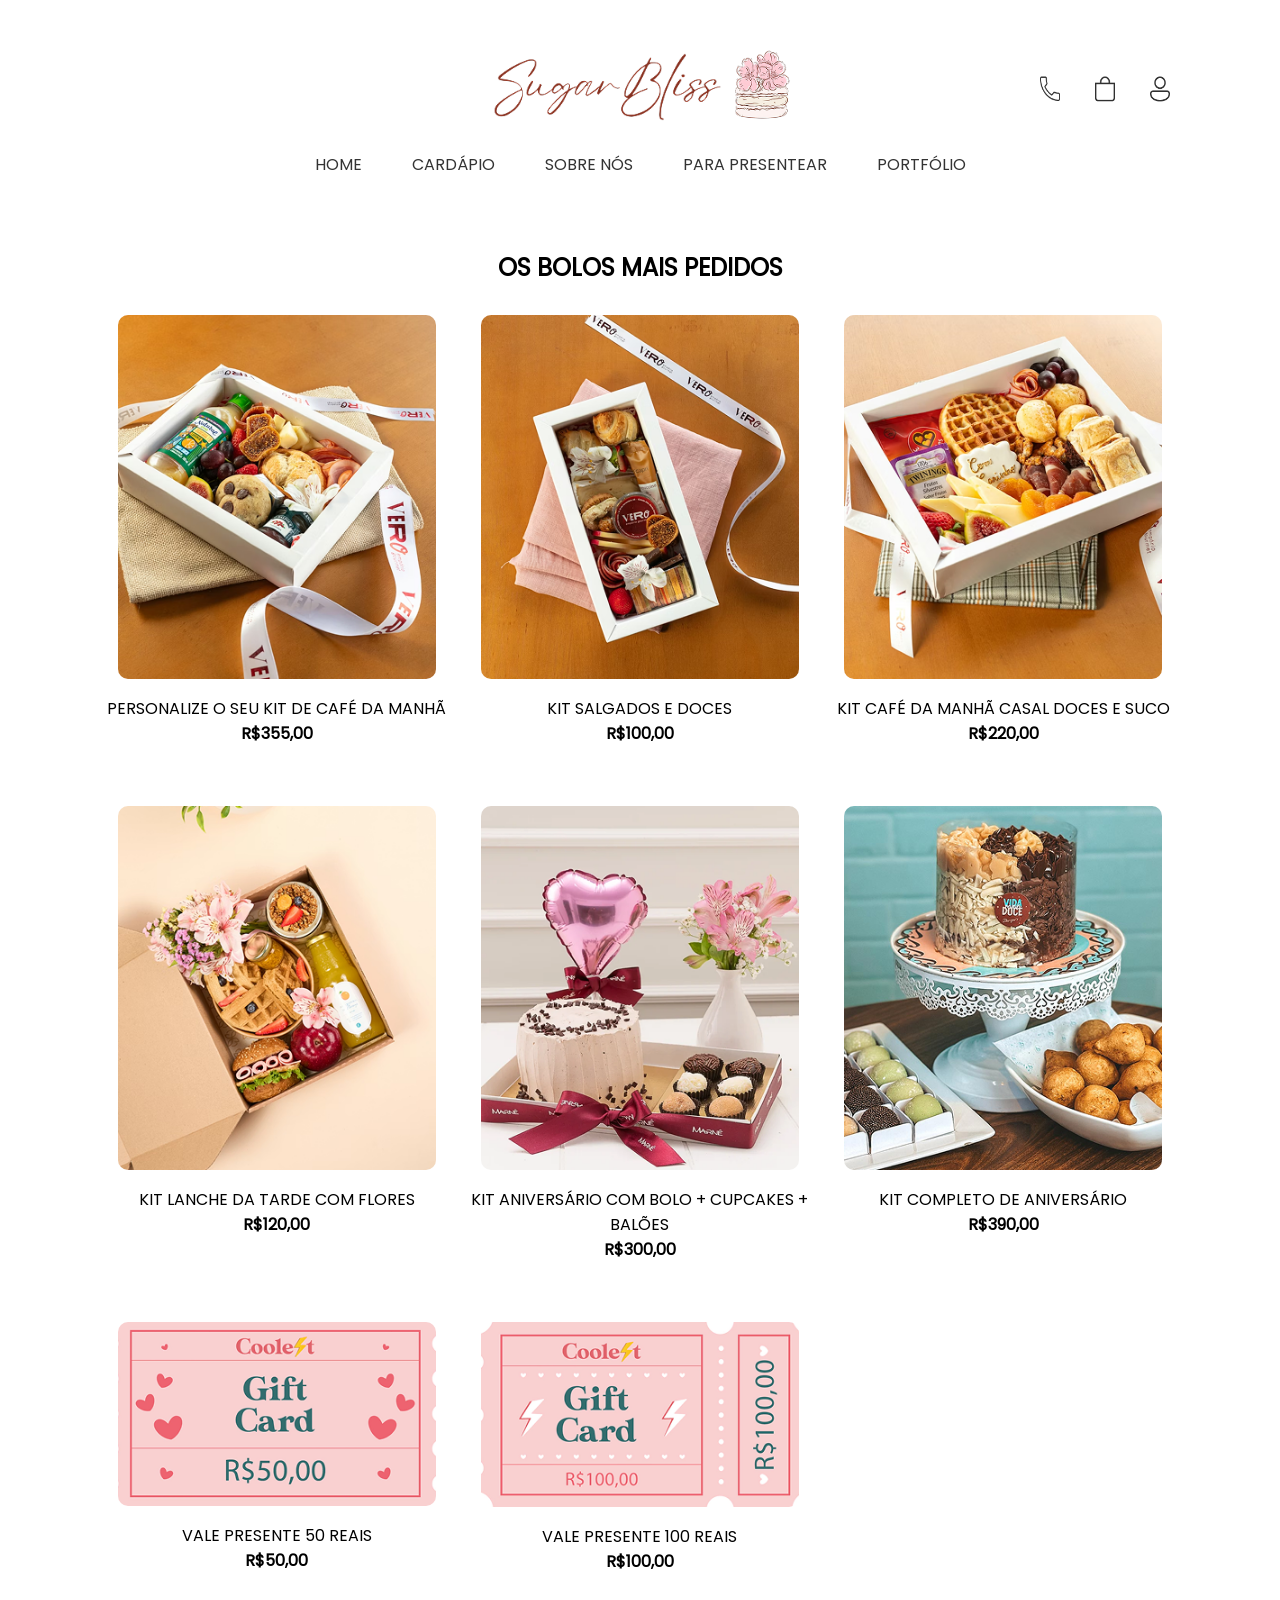
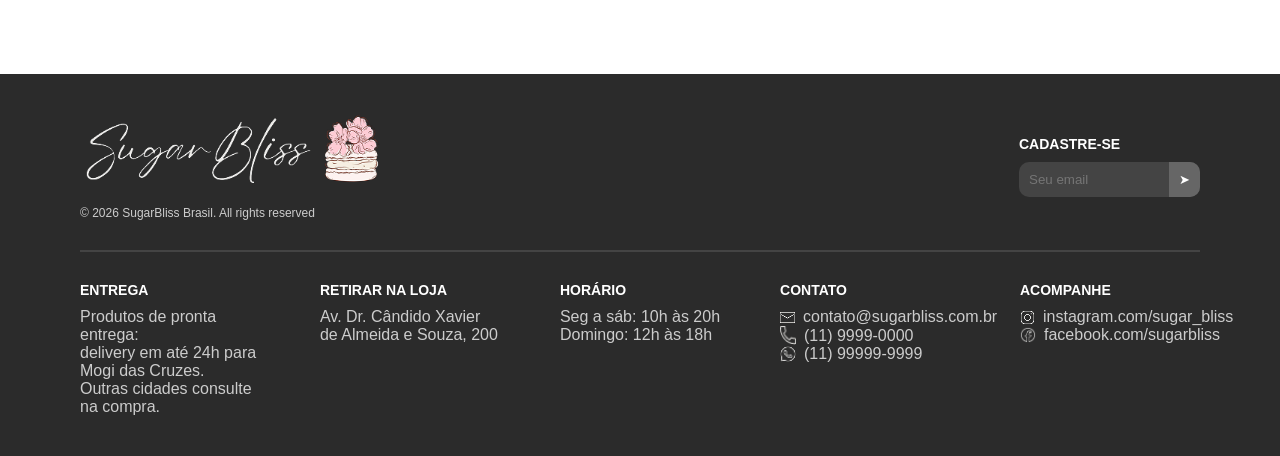
<file: para_presentear.html>
<!DOCTYPE html>
<html lang="pt-br">
<head>
    <meta charset="UTF-8">
    <meta name="viewport" content="width=device-width, initial-scale=1.0">
    <link rel="stylesheet" href="./css/style.css">
    <link rel="icon" href="img/logo_bolo.png">
    <title>Sugar Bliss</title>
</head>
<body>
    <header>
        <div class="top-header">
            <figure class="logo">
                <img src="img/logo.png" alt="Logo Sugar Bliss">
            </figure>


            <div class="icons">
                <img src="img/telefone.png" alt="Telefone">
                <img src="img/carrinho.png" alt="Carrinho">
                <img src="img/user.png" alt="Usuário">
            </div>

            <div class="menu-toggle">☰</div>
        </div>

        <nav class="menu">
            <ul>
                 <li><a href="index.html">HOME</a></li>
                <li><a href="cardapio_bebidas.html">CARDÁPIO</a></li>
                <li><a href="visao.html">SOBRE NÓS</a></li>
                <li><a href="para_presentear.html">PARA PRESENTEAR</a></li>
                <li><a href="portfolio.html">PORTFÓLIO</a></li>
            </ul>
        </nav>
    </header>

    <section class="cestas">
        <h2>OS BOLOS MAIS PEDIDOS</h2>

        <div class="grid-cestas">

            <a href="personalize.html"><figure>
                <div class="card">
                    <img src="img/personalize.png">
                </div>
                <figcaption>
                    PERSONALIZE O SEU KIT DE CAFÉ DA MANHÃ <br>
                    <strong>R$355,00</strong>
                </figcaption>
            </figure></a>

            <figure>
                <div class="card">
                    <img src="img/kit_salgados.png">
                </div>
                <figcaption>
                    KIT SALGADOS E DOCES <br>
                    <strong>R$100,00</strong>
                </figcaption>
            </figure>

            <figure>
                <div class="card">
                    <img src="img/kit_cafe.png">
                </div>
                <figcaption>
                    KIT CAFÉ DA MANHÃ CASAL DOCES E SUCO <br>
                    <strong>R$220,00</strong>
                </figcaption>
            </figure>

            <figure>
                <div class="card">
                    <img src="img/kit_lanche.png">
                </div>
                <figcaption>
                    KIT LANCHE DA TARDE COM FLORES <br>
                    <strong>R$120,00</strong>
                </figcaption>
            </figure>

            <figure>
                <div class="card">
                    <img src="img/kit_aniversario.png">
                </div>
                <figcaption>
                    KIT ANIVERSÁRIO COM BOLO + CUPCAKES + BALÕES <br>
                    <strong>R$300,00</strong>
                </figcaption>
            </figure>

            <figure>
                <div class="card">
                    <img src="img/kit_completo.png">
                </div>
                <figcaption>
                    KIT COMPLETO DE ANIVERSÁRIO <br>
                    <strong>R$390,00</strong>
                </figcaption>
            </figure>

            <figure>
                <div class="card">
                    <img src="img/vale50.png">
                </div>
                <figcaption>
                    VALE PRESENTE 50 REAIS <br>
                    <strong>R$50,00</strong>
                </figcaption>
            </figure>

            <figure>
                <div class="card">
                    <img src="img/vale100.png">
                </div>
                <figcaption>
                    VALE PRESENTE 100 REAIS <br>
                    <strong>R$100,00</strong>
                </figcaption>
            </figure>

        </div>
    </section>

    <footer class="rodape">

        <div class="topo-rodape">

            <div class="logo-area">
                <img src="img/logo_branca.png" alt="Logo">
                <p>© 2026 SugarBliss Brasil. All rights reserved</p>
            </div>

            <div class="cadastro">
                <h3>CADASTRE-SE</h3>
                <div class="input-cadastro">
                    <input type="email" id="email" placeholder="Seu email">
                    <button onclick="cadastrar()">➤</button>
                </div>
            </div>

        </div>

        <hr>
        <div class="conteudo-rodape">

            <div class="coluna">
                <h3>ENTREGA</h3>
                <p>Produtos de pronta entrega:</p>
                <p>delivery em até 24h para Mogi das Cruzes.</p>
                <p>Outras cidades consulte na compra.</p>
            </div>

            <div class="coluna">
                <h3>RETIRAR NA LOJA</h3>
                <p>Av. Dr. Cândido Xavier de Almeida e Souza, 200</p>
            </div>

            <div class="coluna">
                <h3>HORÁRIO</h3>
                <p>Seg a sáb: 10h às 20h</p>
                <p>Domingo: 12h às 18h</p>
            </div>

            <div class="coluna">
                <h3>CONTATO</h3>
                <p><img src="img/email_b.png"> contato@sugarbliss.com.br</p>
                <p><img src="img/telefone_b.png"> (11) 9999-0000</p>
                <p><img src="img/whatsapp_b.png"> (11) 99999-9999</p>

            </div>

            <div class="coluna">
                <h3>ACOMPANHE</h3>
                <p><img src="img/insta_b.png"> instagram.com/sugar_bliss</p>
                <p><img src="img/facebook.png"> facebook.com/sugarbliss</p>
            </div>

        </div>

    </footer>

    <script src="/js/script.js"></script>
</body>
</html>
</file>
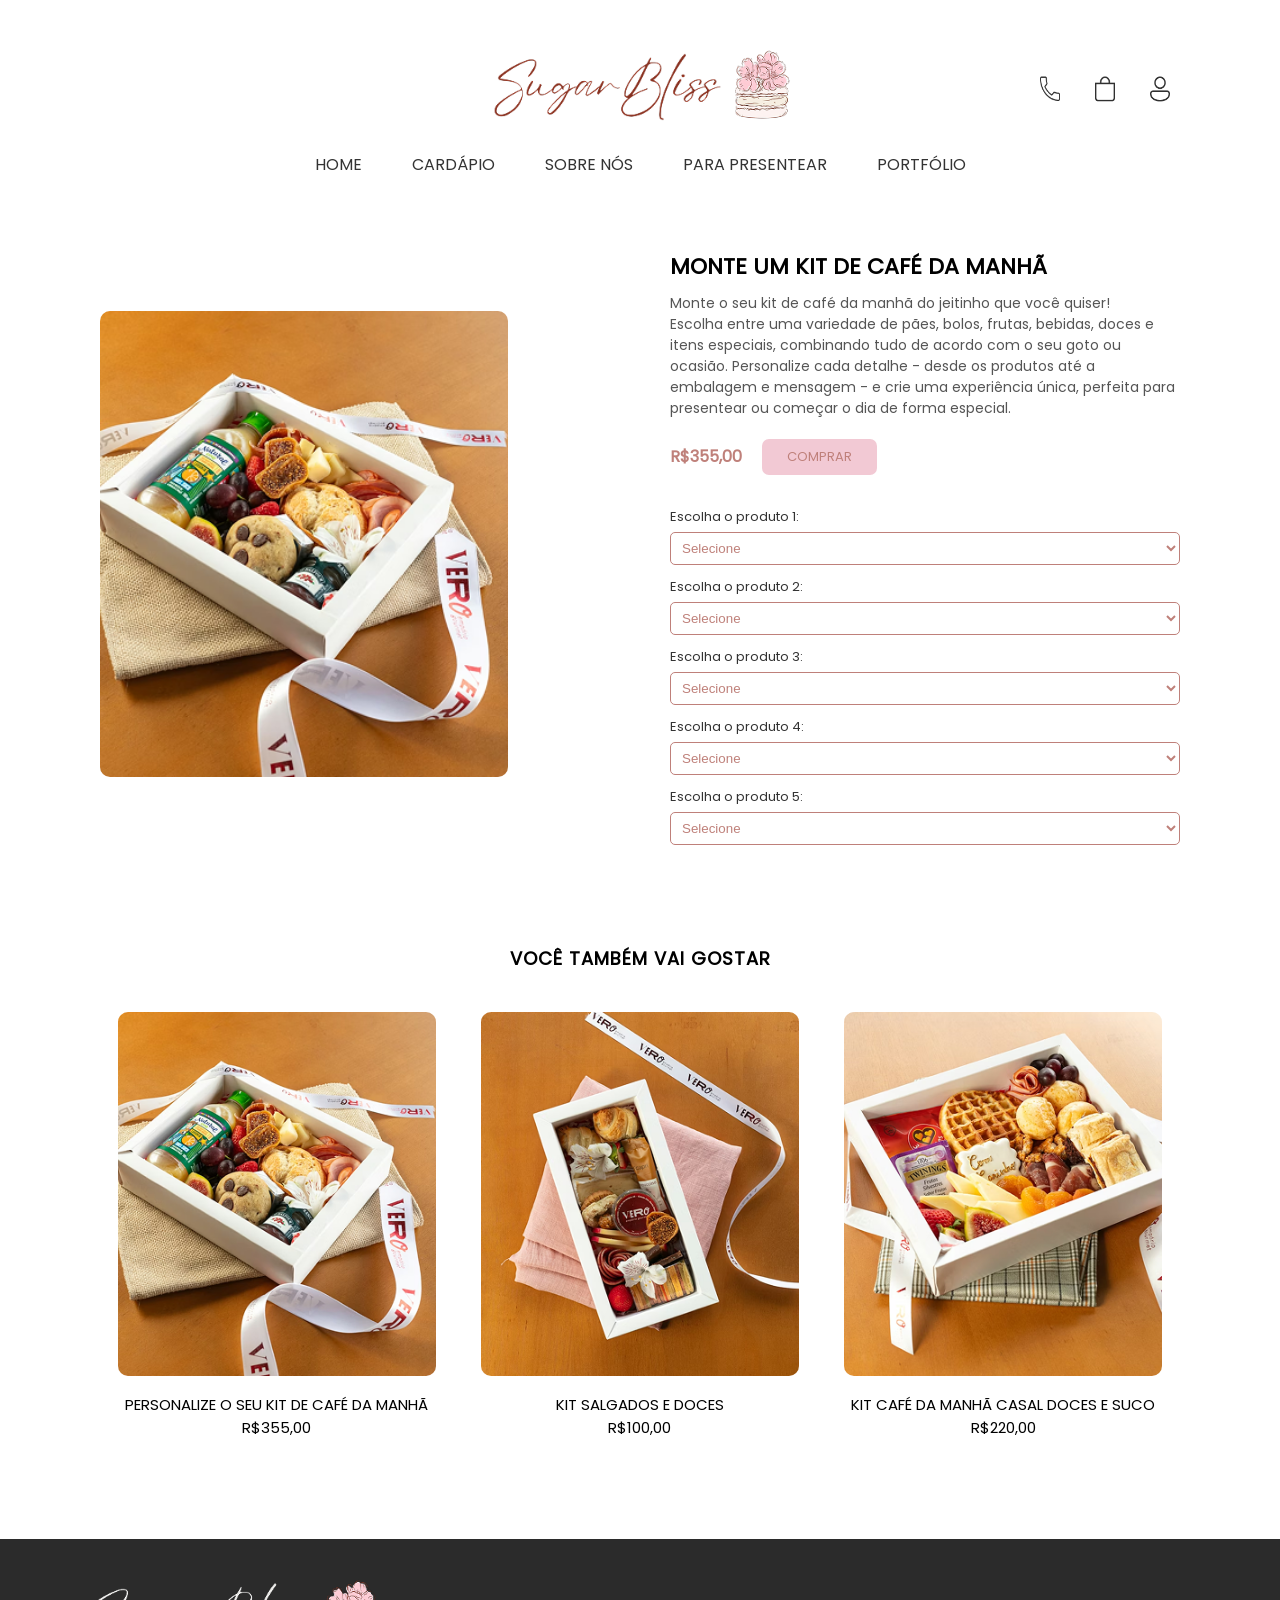
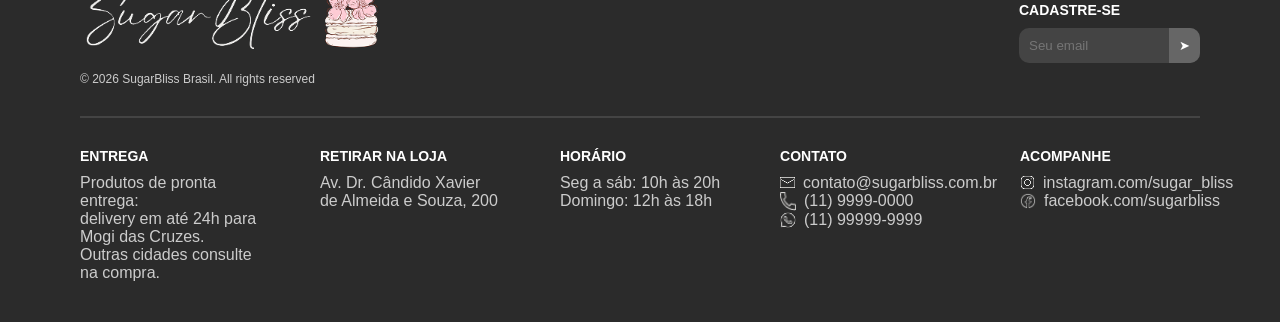
<file: personalize.html>
<!DOCTYPE html>
<html lang="pt-br">
<head>
    <meta charset="UTF-8">
    <meta name="viewport" content="width=
    , initial-scale=1.0">
    <link rel="stylesheet" href="css/style.css">
    <link rel="icon" href="img/logo_bolo.png">
    <title>Sugar Bliss</title>
</head>
<body>
    <header>
        <div class="top-header">
            <figure class="logo">
                <img src="img/logo.png" alt="Logo Sugar Bliss">
            </figure>


            <div class="icons">
                <img src="img/telefone.png" alt="Telefone">
                <img src="img/carrinho.png" alt="Carrinho">
                <img src="img/user.png" alt="Usuário">
            </div>

            <div class="menu-toggle">☰</div>
        </div>

        <nav class="menu">
            <ul>
                <li><a href="index.html">HOME</a></li>
                <li><a href="cardapio_bebidas.html">CARDÁPIO</a></li>
                <li><a href="visao.html">SOBRE NÓS</a></li>
                <li><a href="para_presentear.html">PARA PRESENTEAR</a></li>
                <li><a href="portfolio.html">PORTFÓLIO</a></li>
            </ul>
        </nav>
    </header>

    <section class="conteudo">
        <div class="esquerda_conteudo">
            <img src="img/personalize.png" alt="Kit para personalizar">
        </div>

        <div class="direita_conteudo">
            <h2>MONTE UM KIT DE CAFÉ DA MANHÃ</h2>
            <p>Monte o seu kit de café da manhã do jeitinho que você quiser! <br>
            Escolha entre uma variedade de pães, bolos, frutas, bebidas, doces e itens especiais, combinando tudo de acordo com o seu goto ou ocasião. Personalize cada detalhe - desde os produtos até a embalagem e mensagem - e crie uma experiência única, perfeita para presentear ou começar o dia de forma especial.</p>

            <div class="comprar_conteudo">
                <p>R$355,00</p>
                <a href="">COMPRAR</a>
            </div>

            <div class="form-personalizar">

    <label>Escolha o produto 1:</label>
    <select class="opcao">
        <option value="">Selecione</option>
        <option value="pao">Pão</option>
        <option value="bolo">Bolo</option>
    </select>

    <label>Escolha o produto 2:</label>
    <select class="opcao">
        <option value="">Selecione</option>
        <option value="suco">Suco</option>
        <option value="cafe">Café</option>
    </select>

    <label>Escolha o produto 3:</label>
    <select class="opcao">
        <option value="">Selecione</option>
        <option value="fruta">Fruta</option>
        <option value="iogurte">Iogurte</option>
    </select>

    <label>Escolha o produto 4:</label>
    <select class="opcao">
        <option value="">Selecione</option>
        <option value="doce">Doce</option>
        <option value="salgado">Salgado</option>
    </select>

    <label>Escolha o produto 5:</label>
    <select class="opcao">
        <option value="">Selecione</option>
        <option value="flor">Flor</option>
        <option value="cartao">Cartão</option>
    </select>

</div>
        </div>
    </section>

    <section class="sugestoes">

    <h2>VOCÊ TAMBÉM VAI GOSTAR</h2>

    <div class="grid-sugestoes">

        <figure>
            <img src="./img/personalize.png" alt="Kit de doces">
            <figcaption>
                PERSONALIZE O SEU KIT DE CAFÉ DA MANHÃ<br>
                R$355,00
            </figcaption>
        </figure>

        <figure>
            <img src="./img/kit_salgados.png" alt="Kit Salgados">
            <figcaption>
                KIT SALGADOS E DOCES<br>
                R$100,00
            </figcaption>
        </figure>

        <figure>
            <img src="./img/kit_cafe.png" alt="Kit café">
            <figcaption>
                KIT CAFÉ DA MANHÃ CASAL DOCES E SUCO<br>
                R$220,00
            </figcaption>
        </figure>

    </div>

</section>

    <footer class="rodape">

        <div class="topo-rodape">

            <div class="logo-area">
                <img src="img/logo_branca.png" alt="Logo">
                <p>© 2026 SugarBliss Brasil. All rights reserved</p>
            </div>

            <div class="cadastro">
                <h3>CADASTRE-SE</h3>
                <div class="input-cadastro">
                    <input type="email" id="email" placeholder="Seu email">
                    <button onclick="cadastrar()">➤</button>
                </div>
            </div>

        </div>

        <hr>
        <div class="conteudo-rodape">

            <div class="coluna">
                <h3>ENTREGA</h3>
                <p>Produtos de pronta entrega:</p>
                <p>delivery em até 24h para Mogi das Cruzes.</p>
                <p>Outras cidades consulte na compra.</p>
            </div>

            <div class="coluna">
                <h3>RETIRAR NA LOJA</h3>
                <p>Av. Dr. Cândido Xavier de Almeida e Souza, 200</p>
            </div>

            <div class="coluna">
                <h3>HORÁRIO</h3>
                <p>Seg a sáb: 10h às 20h</p>
                <p>Domingo: 12h às 18h</p>
            </div>

            <div class="coluna">
                <h3>CONTATO</h3>
                <p><img src="img/email_b.png"> contato@sugarbliss.com.br</p>
                <p><img src="img/telefone_b.png"> (11) 9999-0000</p>
                <p><img src="img/whatsapp_b.png"> (11) 99999-9999</p>

            </div>

            <div class="coluna">
                <h3>ACOMPANHE</h3>
                <p><img src="img/insta_b.png"> instagram.com/sugar_bliss</p>
                <p><img src="img/facebook.png"> facebook.com/sugarbliss</p>
            </div>

        </div>

    </footer>

    <script src="js/script.js"></script>
</body>
</html>
</file>
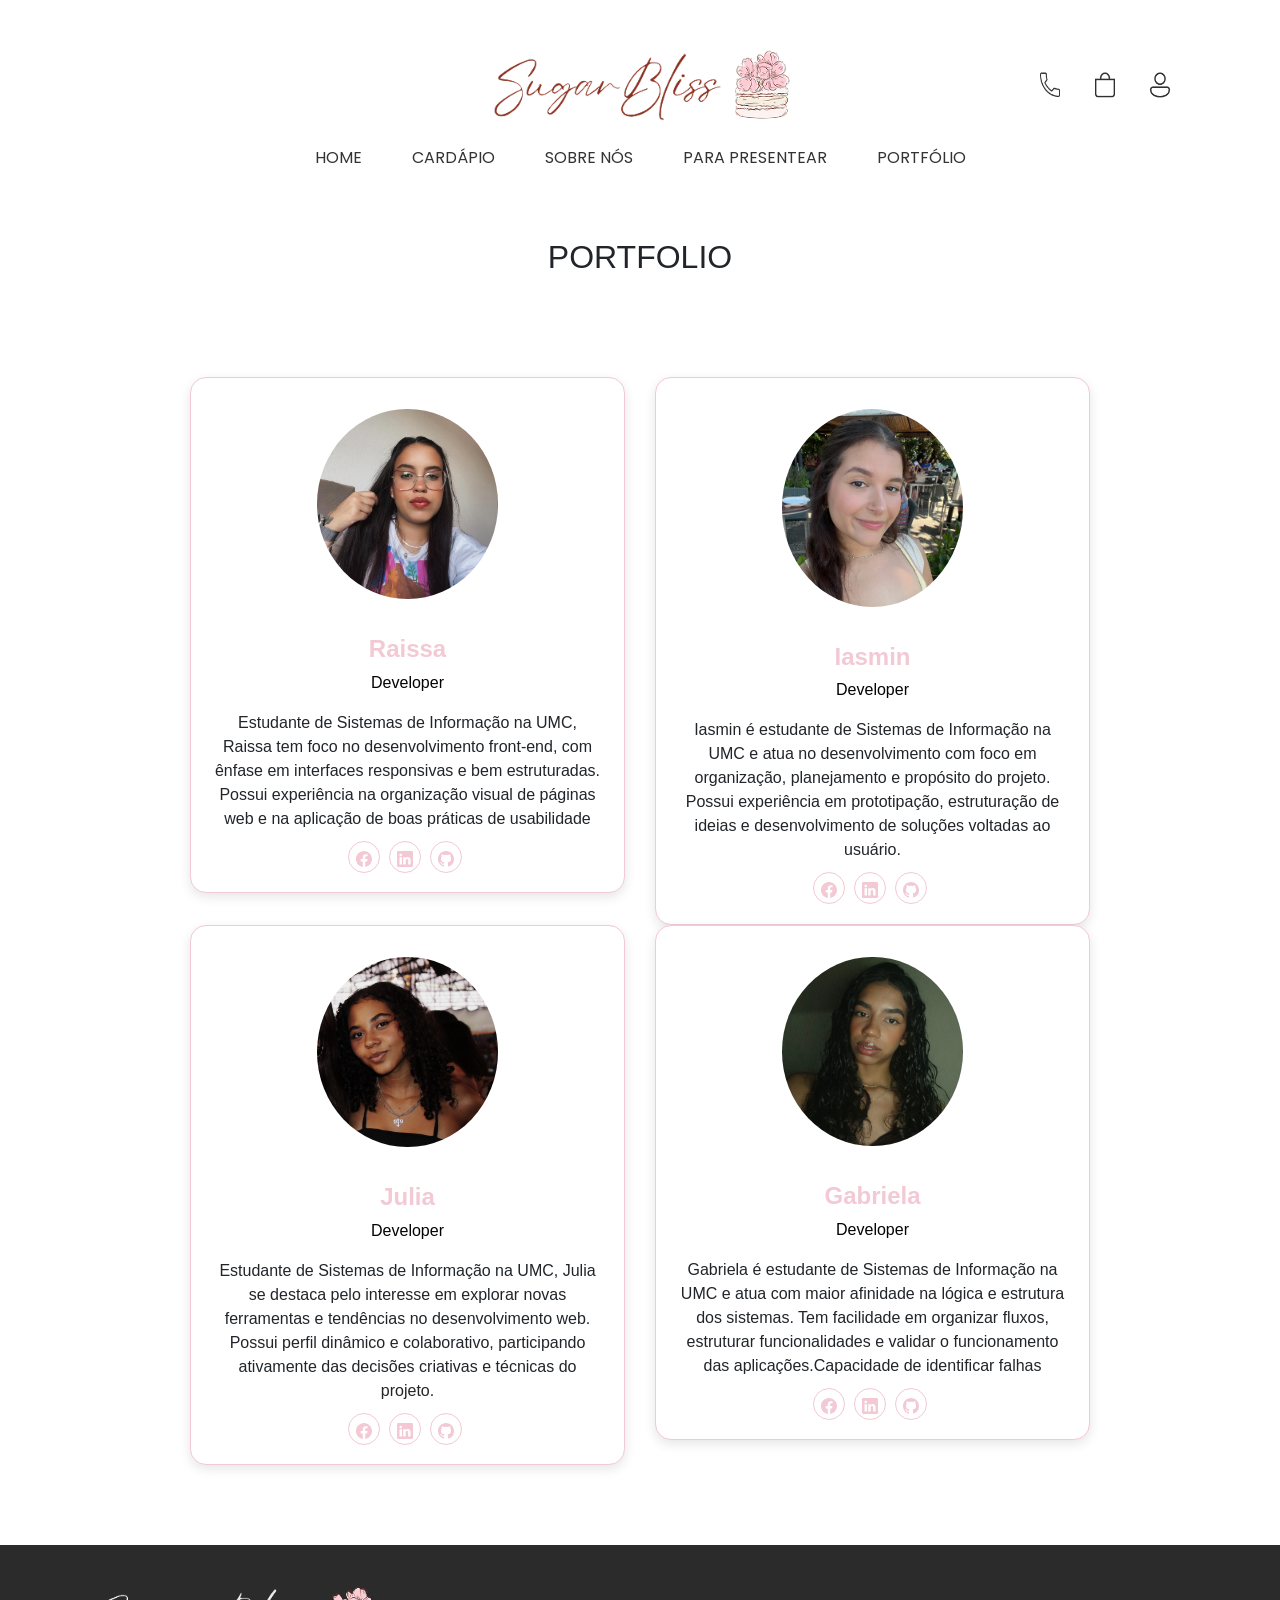
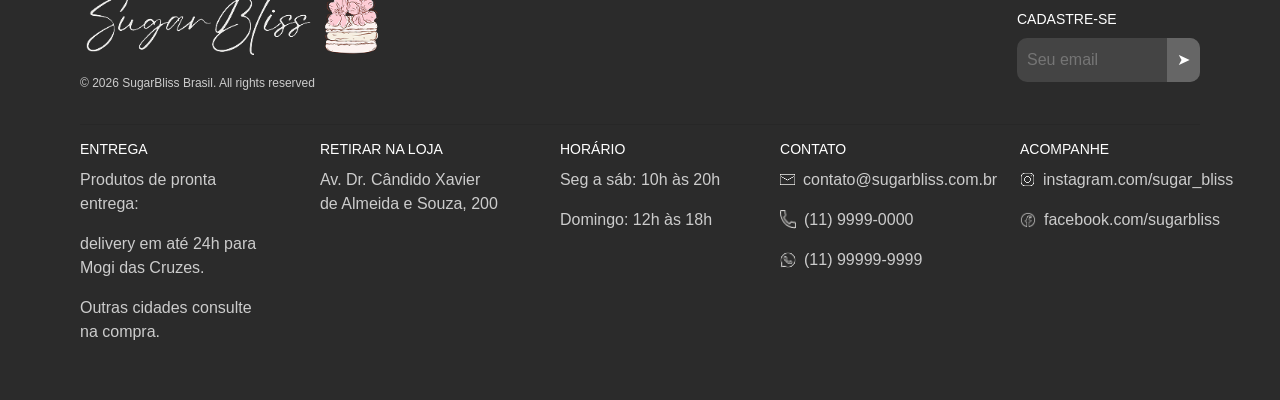
<file: portfolio.html>
<!DOCTYPE html>
<html lang="pt-br">

<head>
    <meta charset="UTF-8">
    <meta name="viewport" content="width=device-width, initial-scale=1.0">
    <link rel="stylesheet" href="./css/style.css">
    <link rel="icon" href="img/logo_bolo.png">
    <title>Sugar Bliss</title>
</head>

<body>
      <link rel="stylesheet" href="https://cdn.jsdelivr.net/npm/bootstrap@4.6.0/dist/css/bootstrap.min.css">
    <header>
        <div class="top-header">
            <figure class="logo">
                <img src="img/logo.png" alt="Logo Sugar Bliss">
            </figure>


            <div class="icons">
                <img src="img/telefone.png" alt="Telefone">
                <img src="img/carrinho.png" alt="Carrinho">
                <img src="img/user.png" alt="Usuário">
            </div>

            <div class="menu-toggle">☰</div>
        </div>

        <nav class="menu">
            <ul>
                <li><a href="index.html">HOME</a></li>
                <li><a href="cardapio_bebidas.html">CARDÁPIO</a></li>
                <li><a href="visao.html">SOBRE NÓS</a></li>
                <li><a href="para_presentear.html">PARA PRESENTEAR</a></li>
                <li><a href="portfolio.html">PORTFÓLIO</a></li>
            </ul>
        </nav>
    </header>
  <section class="contato">
        <h2>PORTIFÓLIO</h2>
    </section>
<section class="contato">
        <h2>PORTFOLIO</h2>
    </section>

<section class="container-portifolio">
  <div class="row">
    <div class="col-md-6 col-sm-6 mb-4">
      <div class="our-team">
        <div class="pic">
          <img src="./img/raissa_bliss.jpg">
        </div>
        <h3 class="title">Raissa</h3>
        <span class="post">Developer</span>
        <p class="paragrafo">Estudante de Sistemas de Informação na UMC, Raissa tem foco no desenvolvimento front-end, com ênfase em interfaces responsivas e bem estruturadas. Possui experiência na organização visual de páginas web e na aplicação de boas práticas de usabilidade</p>
        <ul class="social">
          <li><a href="#" class="fa fa-facebook"><svg xmlns="http://www.w3.org/2000/svg" width="16" height="16" fill="currentColor" class="bi bi-facebook" viewBox="0 0 16 16">
  <path d="M16 8.049c0-4.446-3.582-8.05-8-8.05C3.58 0-.002 3.603-.002 8.05c0 4.017 2.926 7.347 6.75 7.951v-5.625h-2.03V8.05H6.75V6.275c0-2.017 1.195-3.131 3.022-3.131.876 0 1.791.157 1.791.157v1.98h-1.009c-.993 0-1.303.621-1.303 1.258v1.51h2.218l-.354 2.326H9.25V16c3.824-.604 6.75-3.934 6.75-7.951"/>
</svg></a></li>
          <li><a href="#" class="fa fa-twitter"><svg xmlns="http://www.w3.org/2000/svg" width="16" height="16" fill="currentColor" class="bi bi-linkedin" viewBox="0 0 16 16">
  <path d="M0 1.146C0 .513.526 0 1.175 0h13.65C15.474 0 16 .513 16 1.146v13.708c0 .633-.526 1.146-1.175 1.146H1.175C.526 16 0 15.487 0 14.854zm4.943 12.248V6.169H2.542v7.225zm-1.2-8.212c.837 0 1.358-.554 1.358-1.248-.015-.709-.52-1.248-1.342-1.248S2.4 3.226 2.4 3.934c0 .694.521 1.248 1.327 1.248zm4.908 8.212V9.359c0-.216.016-.432.08-.586.173-.431.568-.878 1.232-.878.869 0 1.216.662 1.216 1.634v3.865h2.401V9.25c0-2.22-1.184-3.252-2.764-3.252-1.274 0-1.845.7-2.165 1.193v.025h-.016l.016-.025V6.169h-2.4c.03.678 0 7.225 0 7.225z"/>
</svg></a></li>
          <li><a href="#" class="fa fa-linkedin"><svg xmlns="http://www.w3.org/2000/svg" width="16" height="16" fill="currentColor" class="bi bi-github" viewBox="0 0 16 16">
  <path d="M8 0C3.58 0 0 3.58 0 8c0 3.54 2.29 6.53 5.47 7.59.4.07.55-.17.55-.38 0-.19-.01-.82-.01-1.49-2.01.37-2.53-.49-2.69-.94-.09-.23-.48-.94-.82-1.13-.28-.15-.68-.52-.01-.53.63-.01 1.08.58 1.23.82.72 1.21 1.87.87 2.33.66.07-.52.28-.87.51-1.07-1.78-.2-3.64-.89-3.64-3.95 0-.87.31-1.59.82-2.15-.08-.2-.36-1.02.08-2.12 0 0 .67-.21 2.2.82.64-.18 1.32-.27 2-.27s1.36.09 2 .27c1.53-1.04 2.2-.82 2.2-.82.44 1.1.16 1.92.08 2.12.51.56.82 1.27.82 2.15 0 3.07-1.87 3.75-3.65 3.95.29.25.54.73.54 1.48 0 1.07-.01 1.93-.01 2.2 0 .21.15.46.55.38A8.01 8.01 0 0 0 16 8c0-4.42-3.58-8-8-8"/>
</svg></a></li>
        </ul>
      </div>
    </div>

    <div class="col-md-6 col-sm-6">
      <div class="our-team">
        <div class="pic">
          <img src="./img/iasmin_bliss.jpg">
        </div>
        <h3 class="title">Iasmin</h3>
        <span class="post">Developer</span>
        <p class="paragrafo">Iasmin é estudante de Sistemas de Informação na UMC e atua no desenvolvimento com foco em organização, planejamento e propósito do projeto. Possui experiência em prototipação, estruturação de ideias e desenvolvimento de soluções voltadas ao usuário.</p>
        <ul class="social">
          <li><a href="#" class="fa fa-facebook"><svg xmlns="http://www.w3.org/2000/svg" width="16" height="16" fill="currentColor" class="bi bi-facebook" viewBox="0 0 16 16">
  <path d="M16 8.049c0-4.446-3.582-8.05-8-8.05C3.58 0-.002 3.603-.002 8.05c0 4.017 2.926 7.347 6.75 7.951v-5.625h-2.03V8.05H6.75V6.275c0-2.017 1.195-3.131 3.022-3.131.876 0 1.791.157 1.791.157v1.98h-1.009c-.993 0-1.303.621-1.303 1.258v1.51h2.218l-.354 2.326H9.25V16c3.824-.604 6.75-3.934 6.75-7.951"/>
</svg></a></li>
          <li><a href="#" class="fa fa-twitter"><svg xmlns="http://www.w3.org/2000/svg" width="16" height="16" fill="currentColor" class="bi bi-linkedin" viewBox="0 0 16 16">
  <path d="M0 1.146C0 .513.526 0 1.175 0h13.65C15.474 0 16 .513 16 1.146v13.708c0 .633-.526 1.146-1.175 1.146H1.175C.526 16 0 15.487 0 14.854zm4.943 12.248V6.169H2.542v7.225zm-1.2-8.212c.837 0 1.358-.554 1.358-1.248-.015-.709-.52-1.248-1.342-1.248S2.4 3.226 2.4 3.934c0 .694.521 1.248 1.327 1.248zm4.908 8.212V9.359c0-.216.016-.432.08-.586.173-.431.568-.878 1.232-.878.869 0 1.216.662 1.216 1.634v3.865h2.401V9.25c0-2.22-1.184-3.252-2.764-3.252-1.274 0-1.845.7-2.165 1.193v.025h-.016l.016-.025V6.169h-2.4c.03.678 0 7.225 0 7.225z"/>
</svg></a></li>
          <li><a href="#" class="fa fa-linkedin"><svg xmlns="http://www.w3.org/2000/svg" width="16" height="16" fill="currentColor" class="bi bi-github" viewBox="0 0 16 16">
  <path d="M8 0C3.58 0 0 3.58 0 8c0 3.54 2.29 6.53 5.47 7.59.4.07.55-.17.55-.38 0-.19-.01-.82-.01-1.49-2.01.37-2.53-.49-2.69-.94-.09-.23-.48-.94-.82-1.13-.28-.15-.68-.52-.01-.53.63-.01 1.08.58 1.23.82.72 1.21 1.87.87 2.33.66.07-.52.28-.87.51-1.07-1.78-.2-3.64-.89-3.64-3.95 0-.87.31-1.59.82-2.15-.08-.2-.36-1.02.08-2.12 0 0 .67-.21 2.2.82.64-.18 1.32-.27 2-.27s1.36.09 2 .27c1.53-1.04 2.2-.82 2.2-.82.44 1.1.16 1.92.08 2.12.51.56.82 1.27.82 2.15 0 3.07-1.87 3.75-3.65 3.95.29.25.54.73.54 1.48 0 1.07-.01 1.93-.01 2.2 0 .21.15.46.55.38A8.01 8.01 0 0 0 16 8c0-4.42-3.58-8-8-8"/>
</svg></a></li>
        </ul>
      </div>
    </div>

    <div class="col-md-6 col-sm-6">
      <div class="our-team">
        <div class="pic">
          <img src="./img/julia_blis.jpg">
        </div>
        <h3 class="title">Julia</h3>
        <span class="post">Developer</span>
        <p class="paragrafo">Estudante de Sistemas de Informação na UMC, Julia se destaca pelo interesse em explorar novas ferramentas e tendências no desenvolvimento web. Possui perfil dinâmico e colaborativo, participando ativamente das decisões criativas e técnicas do projeto.</p>
       <ul class="social">
          <li><a href="#" class="fa fa-facebook"><svg xmlns="http://www.w3.org/2000/svg" width="16" height="16" fill="currentColor" class="bi bi-facebook" viewBox="0 0 16 16">
  <path d="M16 8.049c0-4.446-3.582-8.05-8-8.05C3.58 0-.002 3.603-.002 8.05c0 4.017 2.926 7.347 6.75 7.951v-5.625h-2.03V8.05H6.75V6.275c0-2.017 1.195-3.131 3.022-3.131.876 0 1.791.157 1.791.157v1.98h-1.009c-.993 0-1.303.621-1.303 1.258v1.51h2.218l-.354 2.326H9.25V16c3.824-.604 6.75-3.934 6.75-7.951"/>
</svg></a></li>
          <li><a href="#" class="fa fa-twitter"><svg xmlns="http://www.w3.org/2000/svg" width="16" height="16" fill="currentColor" class="bi bi-linkedin" viewBox="0 0 16 16">
  <path d="M0 1.146C0 .513.526 0 1.175 0h13.65C15.474 0 16 .513 16 1.146v13.708c0 .633-.526 1.146-1.175 1.146H1.175C.526 16 0 15.487 0 14.854zm4.943 12.248V6.169H2.542v7.225zm-1.2-8.212c.837 0 1.358-.554 1.358-1.248-.015-.709-.52-1.248-1.342-1.248S2.4 3.226 2.4 3.934c0 .694.521 1.248 1.327 1.248zm4.908 8.212V9.359c0-.216.016-.432.08-.586.173-.431.568-.878 1.232-.878.869 0 1.216.662 1.216 1.634v3.865h2.401V9.25c0-2.22-1.184-3.252-2.764-3.252-1.274 0-1.845.7-2.165 1.193v.025h-.016l.016-.025V6.169h-2.4c.03.678 0 7.225 0 7.225z"/>
</svg></a></li>
          <li><a href="#" class="fa fa-linkedin"><svg xmlns="http://www.w3.org/2000/svg" width="16" height="16" fill="currentColor" class="bi bi-github" viewBox="0 0 16 16">
  <path d="M8 0C3.58 0 0 3.58 0 8c0 3.54 2.29 6.53 5.47 7.59.4.07.55-.17.55-.38 0-.19-.01-.82-.01-1.49-2.01.37-2.53-.49-2.69-.94-.09-.23-.48-.94-.82-1.13-.28-.15-.68-.52-.01-.53.63-.01 1.08.58 1.23.82.72 1.21 1.87.87 2.33.66.07-.52.28-.87.51-1.07-1.78-.2-3.64-.89-3.64-3.95 0-.87.31-1.59.82-2.15-.08-.2-.36-1.02.08-2.12 0 0 .67-.21 2.2.82.64-.18 1.32-.27 2-.27s1.36.09 2 .27c1.53-1.04 2.2-.82 2.2-.82.44 1.1.16 1.92.08 2.12.51.56.82 1.27.82 2.15 0 3.07-1.87 3.75-3.65 3.95.29.25.54.73.54 1.48 0 1.07-.01 1.93-.01 2.2 0 .21.15.46.55.38A8.01 8.01 0 0 0 16 8c0-4.42-3.58-8-8-8"/>
</svg></a></li>
        </ul>
      </div>
    </div>
    <div class="col-md-6 col-sm-6">
      <div class="our-team">
        <div class="pic">
          <img src="./img/gabi_bliss.jpg">
        </div>
        <h3 class="title">Gabriela</h3>
        <span class="post">Developer</span>
        <p class="paragrafo">Gabriela é estudante de Sistemas de Informação na UMC e atua com maior afinidade na lógica e estrutura dos sistemas. Tem facilidade em organizar fluxos, estruturar funcionalidades e validar o funcionamento das aplicações.Capacidade de identificar falhas</p>
        <ul class="social">
          <li><a href="#" class="fa fa-facebook"><svg xmlns="http://www.w3.org/2000/svg" width="16" height="16" fill="currentColor" class="bi bi-facebook" viewBox="0 0 16 16">
  <path d="M16 8.049c0-4.446-3.582-8.05-8-8.05C3.58 0-.002 3.603-.002 8.05c0 4.017 2.926 7.347 6.75 7.951v-5.625h-2.03V8.05H6.75V6.275c0-2.017 1.195-3.131 3.022-3.131.876 0 1.791.157 1.791.157v1.98h-1.009c-.993 0-1.303.621-1.303 1.258v1.51h2.218l-.354 2.326H9.25V16c3.824-.604 6.75-3.934 6.75-7.951"/>
</svg></a></li>
          <li><a href="#" class="fa fa-twitter"><svg xmlns="http://www.w3.org/2000/svg" width="16" height="16" fill="currentColor" class="bi bi-linkedin" viewBox="0 0 16 16">
  <path d="M0 1.146C0 .513.526 0 1.175 0h13.65C15.474 0 16 .513 16 1.146v13.708c0 .633-.526 1.146-1.175 1.146H1.175C.526 16 0 15.487 0 14.854zm4.943 12.248V6.169H2.542v7.225zm-1.2-8.212c.837 0 1.358-.554 1.358-1.248-.015-.709-.52-1.248-1.342-1.248S2.4 3.226 2.4 3.934c0 .694.521 1.248 1.327 1.248zm4.908 8.212V9.359c0-.216.016-.432.08-.586.173-.431.568-.878 1.232-.878.869 0 1.216.662 1.216 1.634v3.865h2.401V9.25c0-2.22-1.184-3.252-2.764-3.252-1.274 0-1.845.7-2.165 1.193v.025h-.016l.016-.025V6.169h-2.4c.03.678 0 7.225 0 7.225z"/>
</svg></a></li>
          <li><a href="#" class="fa fa-linkedin"><svg xmlns="http://www.w3.org/2000/svg" width="16" height="16" fill="currentColor" class="bi bi-github" viewBox="0 0 16 16">
  <path d="M8 0C3.58 0 0 3.58 0 8c0 3.54 2.29 6.53 5.47 7.59.4.07.55-.17.55-.38 0-.19-.01-.82-.01-1.49-2.01.37-2.53-.49-2.69-.94-.09-.23-.48-.94-.82-1.13-.28-.15-.68-.52-.01-.53.63-.01 1.08.58 1.23.82.72 1.21 1.87.87 2.33.66.07-.52.28-.87.51-1.07-1.78-.2-3.64-.89-3.64-3.95 0-.87.31-1.59.82-2.15-.08-.2-.36-1.02.08-2.12 0 0 .67-.21 2.2.82.64-.18 1.32-.27 2-.27s1.36.09 2 .27c1.53-1.04 2.2-.82 2.2-.82.44 1.1.16 1.92.08 2.12.51.56.82 1.27.82 2.15 0 3.07-1.87 3.75-3.65 3.95.29.25.54.73.54 1.48 0 1.07-.01 1.93-.01 2.2 0 .21.15.46.55.38A8.01 8.01 0 0 0 16 8c0-4.42-3.58-8-8-8"/>
</svg></a></li>
        </ul>
      </div>
    </div>

  </div>

</section>

 <footer class="rodape">

        <div class="topo-rodape">

            <div class="logo-area">
                <img src="img/logo_branca.png" alt="Logo">
                <p>© 2026 SugarBliss Brasil. All rights reserved</p>
            </div>

            <div class="cadastro">
                <h3>CADASTRE-SE</h3>
                <div class="input-cadastro">
                    <input type="email" id="email" placeholder="Seu email">
                    <button onclick="cadastrar()">➤</button>
                </div>
            </div>

        </div>

        <hr>
        <div class="conteudo-rodape">

            <div class="coluna">
                <h3>ENTREGA</h3>
                <p>Produtos de pronta entrega:</p>
                <p>delivery em até 24h para Mogi das Cruzes.</p>
                <p>Outras cidades consulte na compra.</p>
            </div>

            <div class="coluna">
                <h3>RETIRAR NA LOJA</h3>
                <p>Av. Dr. Cândido Xavier de Almeida e Souza, 200</p>
            </div>

            <div class="coluna">
                <h3>HORÁRIO</h3>
                <p>Seg a sáb: 10h às 20h</p>
                <p>Domingo: 12h às 18h</p>
            </div>

            <div class="coluna">
                <h3>CONTATO</h3>
                <p><img src="img/email_b.png"> contato@sugarbliss.com.br</p>
                <p><img src="img/telefone_b.png"> (11) 9999-0000</p>
                <p><img src="img/whatsapp_b.png"> (11) 99999-9999</p>

            </div>

            <div class="coluna">
                <h3>ACOMPANHE</h3>
                <p><img src="img/insta_b.png"> instagram.com/sugar_bliss</p>
                <p><img src="img/facebook.png"> facebook.com/sugarbliss</p>
            </div>

        </div>

    </footer>
    <!-- <footer class="rodape">

        <div class="topo-rodape">

            <div class="logo-area">
                <img src="img/logo_branca.png" alt="Logo">
                <p>© 2026 SugarBliss Brasil. All rights reserved</p>
            </div>

            <div class="cadastro">
                <h3>CADASTRE-SE</h3>
                <div class="input-cadastro">
                    <input type="email" id="email" placeholder="Seu email">
                    <button onclick="cadastrar()">➤</button>
                </div>
            </div>

        </div>

        <hr>
        <div class="conteudo-rodape">

            <div class="coluna">
                <h3>ENTREGA</h3>
                <p>Produtos de pronta entrega:</p>
                <p>delivery em até 24h para Mogi das Cruzes.</p>
                <p>Outras cidades consulte na compra.</p>
            </div>

            <div class="coluna">
                <h3>RETIRAR NA LOJA</h3>
                <p>Av. Dr. Cândido Xavier de Almeida e Souza, 200</p>
            </div>

            <div class="coluna">
                <h3>HORÁRIO</h3>
                <p>Seg a sáb: 10h às 20h</p>
                <p>Domingo: 12h às 18h</p>
            </div>

            <div class="coluna">
                <h3>CONTATO</h3>
                <p><img src="img/email_b.png"> contato@sugarbliss.com.br</p>
                <p><img src="img/telefone_b.png"> (11) 9999-0000</p>
                <p><img src="img/whatsapp_b.png"> (11) 99999-9999</p>

            </div>

            <div class="coluna">
                <h3>ACOMPANHE</h3>
                <p><img src="img/insta_b.png"> instagram.com/sugar_bliss</p>
                <p><img src="img/facebook.png"> facebook.com/sugarbliss</p>
            </div>

        </div>

    </footer> -->

    <script src="js/script.js"></script>
</body>

</html>
</file>
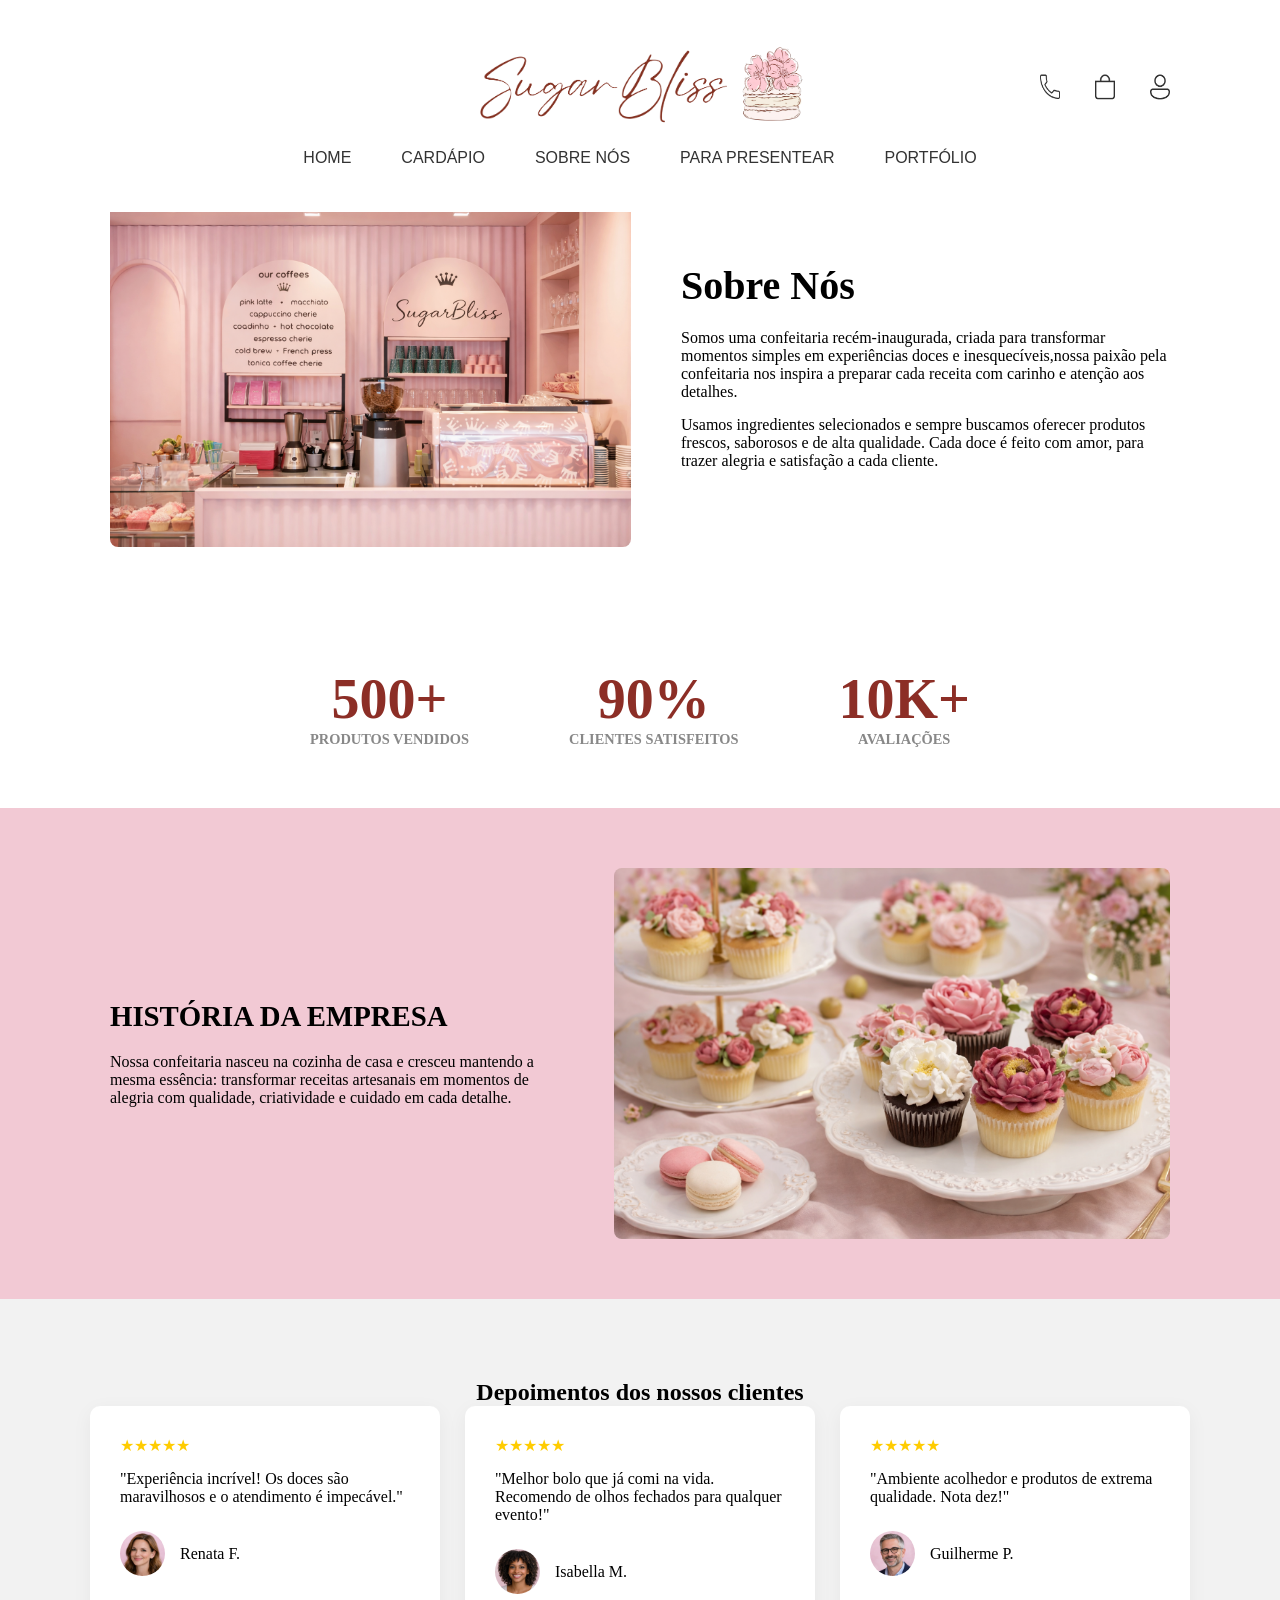
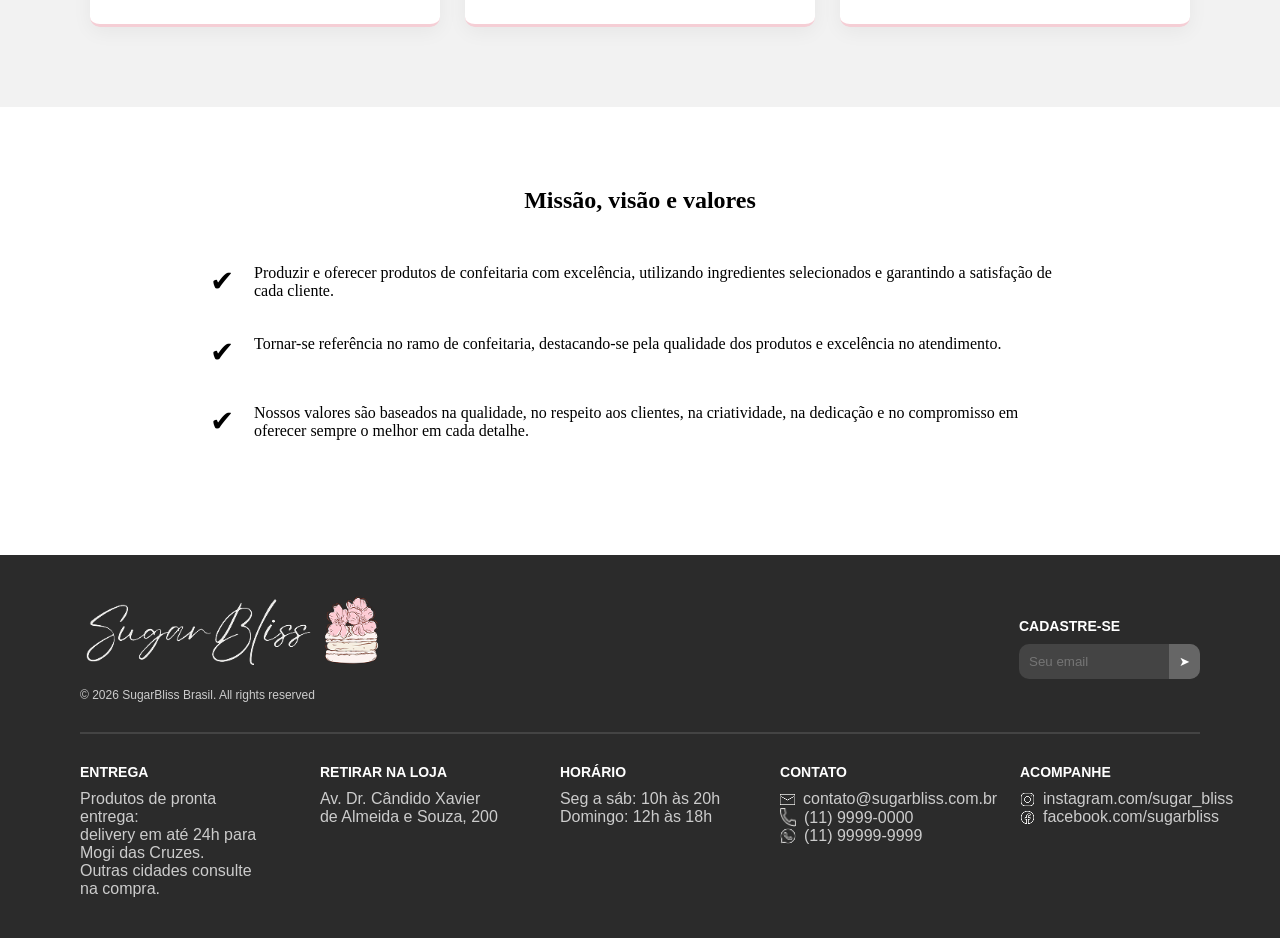
<file: visao.html>
<!DOCTYPE html>
<html lang="pt-br">
<head>
  <meta charset="UTF-8">
    <meta name="viewport" content="width=device-width, initial-scale=1.0">
    <title>Sobre Nós - Sugar Bliss</title>
     <link rel="icon" href="./img/logo_bolo.png">
    <link rel="stylesheet" href="./css/style1.css">
    </head>
<body>
<header>
        <div class="top-header">
            <figure class="logo">
                <img src="./img/img/logo.png" alt="Logo Sugar Bliss">
            </figure>


            <div class="icons">
                <img src="./img/img/telefone.png" alt="Telefone">
                <img src="./img/img/carrinho.png" alt="Carrinho">
                <img src="./img/img/user.png" alt="Usuário">
            </div>

            <div class="menu-toggle">☰</div>
        </div>

        <nav class="menu">
            <ul>
                <li><a href="index.html">HOME</a></li>
                <li><a href="cardapio_bebidas.html">CARDÁPIO</a></li>
                <li><a href="visao.html">SOBRE NÓS</a></li>
                <li><a href="para_presentear.html">PARA PRESENTEAR</a></li>
                <li><a href="portfolio.html">PORTFÓLIO</a></li>
            </ul>
        </nav>
    </header>

    <main>
        <section class="sobre">
            <div class="container">
                <div class="img">
                    <img src="./img/img/sugar.png" alt="Nossa Cafeteria">
                </div>
                <div class="texto">
                    <h2>Sobre Nós</h2>
                    <p>
                        Somos uma confeitaria recém-inaugurada, criada para transformar momentos simples em experiências doces e inesquecíveis,nossa paixão pela confeitaria nos inspira a preparar cada receita com carinho e atenção aos detalhes.
                    </p>
                    <p>
                        Usamos ingredientes selecionados e sempre buscamos oferecer produtos frescos, saborosos e de alta qualidade. Cada doce é feito com amor, para trazer alegria e satisfação a cada cliente.
                    </p>
                </div>
            </div>
        </section>

        <section class="numeros">
            <div class="box">
                <h2>500+</h2>
                <p>Produtos Vendidos</p>
            </div>
            <div class="box">
                <h2>90%</h2>
                <p>Clientes Satisfeitos</p>
            </div>
            <div class="box">
                <h2>10K+</h2>
                <p>Avaliações</p>
            </div>
        </section>

        <section class="historia">
            <div class="container">
                <div class="texto">
                    <h3>HISTÓRIA DA EMPRESA</h3>
                    <p>
                    Nossa confeitaria nasceu na cozinha de casa e cresceu mantendo a mesma essência: transformar receitas artesanais em momentos de alegria com qualidade, criatividade e cuidado em cada detalhe.
                    </p>
                </div>
                <div class="img">
                    <img src="./img/img/doces.png" alt="Nossos Doces">
                </div>
            </div>
        </section>

        <section class="depoimentos">
            <h2>Depoimentos dos nossos clientes</h2>
            <div class="depoimentos-container">
                <div class="card-depoimento">
                    <div class="estrelas">★★★★★</div>
                    <p>"Experiência incrível! Os doces são maravilhosos e o atendimento é impecável."</p>
                    <div class="usuario">
                        <img src="./img/img/renata.png" alt="Renata F.">
                        <span>Renata F.</span>
                    </div>
                </div>

                <div class="card-depoimento">
                    <div class="estrelas">★★★★★</div>
                    <p>"Melhor bolo que já comi na vida. Recomendo de olhos fechados para qualquer evento!"</p>
                    <div class="usuario">
                        <img src="./img/img/isabella.png" alt="Isabella M.">
                        <span>Isabella M.</span>
                    </div>
                </div>

                <div class="card-depoimento">
                    <div class="estrelas">★★★★★</div>
                    <p>"Ambiente acolhedor e produtos de extrema qualidade. Nota dez!"</p>
                    <div class="usuario">
                        <img src="./img/img/guilherme.png" alt="Guilherme P.">
                        <span>Guilherme P.</span>
                    </div>
                </div>
            </div>
        </section>

        <section class="mvv">
            <h2>Missão, visão e valores</h2>
            
            <div class="mvv-lista">
                <div class="mvv-item">
                    <span class="icon">✔</span>
                    <p>Produzir e oferecer produtos de confeitaria com excelência, utilizando ingredientes selecionados e garantindo a satisfação de cada cliente.</p>
                </div>

                <div class="mvv-item">
                    <span class="icon">✔</span>
                    <p>Tornar-se referência no ramo de confeitaria, destacando-se pela qualidade dos produtos e excelência no atendimento.</p>
                </div>

                <div class="mvv-item">
                    <span class="icon">✔</span>
                    <p>Nossos valores são baseados na qualidade, no respeito aos clientes, na criatividade, na dedicação e no compromisso em oferecer sempre o melhor em cada detalhe.</p>
                </div>
            </div>
        </section>
    </main>
    <footer class="rodape">

        <div class="topo-rodape">

            <div class="logo-area">
                <img src="./img/img/logo.b.png" alt="Logo">
                <p>© 2026 SugarBliss Brasil. All rights reserved</p>
            </div>

            <div class="cadastro">
                <h3>CADASTRE-SE</h3>
                <div class="input-cadastro">
                    <input type="email" id="email" placeholder="Seu email">
                    <button onclick="cadastrar()">➤</button>
                </div>
            </div>

        </div>

        <hr>
        <div class="conteudo-rodape">

            <div class="coluna">
                <h3>ENTREGA</h3>
                <p>Produtos de pronta entrega:</p>
                <p>delivery em até 24h para Mogi das Cruzes.</p>
                <p>Outras cidades consulte na compra.</p>
            </div>

            <div class="coluna">
                <h3>RETIRAR NA LOJA</h3>
                <p>Av. Dr. Cândido Xavier de Almeida e Souza, 200</p>
            </div>

            <div class="coluna">
                <h3>HORÁRIO</h3>
                <p>Seg a sáb: 10h às 20h</p>
                <p>Domingo: 12h às 18h</p>
            </div>

            <div class="coluna">
                <h3>CONTATO</h3>
                <p><img src="./img/img/email_b.png"> contato@sugarbliss.com.br</p>
                <p><img src="./img/img/telefone_b.png"> (11) 9999-0000</p>
                <p><img src="./img/img/whatsapp_b.png"> (11) 99999-9999</p>

            </div>

            <div class="coluna">
                <h3>ACOMPANHE</h3>
                <p><img src="./img/img/insta_b.png"> instagram.com/sugar_bliss</p>
                <p><img src="./img/img/facebook.png"> facebook.com/sugarbliss</p>
            </div>

        </div>

    </footer>
   
    <script>

const toggle = document.querySelector(".menu-toggle");
const menu = document.querySelector(".menu");

toggle.addEventListener("click", () => {
  menu.classList.toggle("active");
});

function cadastrar() {
  const email = document.getElementById("email").value;

  if(email === "") {
    alert("Digite um email!");
  } else {
    alert("Cadastrado com sucesso: " + email);
  }
}
</script>
    </body>
</html>
</file>
<file: css/style.css>
/* RESET */
* {
  margin: 0;
  padding: 0;
  border: 0;
  box-sizing: border-box;
}

a {
  text-decoration: none;
}

@font-face {
  font-family: 'PoppinsRegular';
  src: url(../fonts/Poppins-Regular.ttf);
}

body {
  font-family: 'PoppinsRegular', sans-serif;
}

html {
  scroll-behavior: smooth;
}

/* 
////////////////////////////////////////////////////////////////////
HEADER
////////////////////////////////////////////////////////////////////
*/
header {
  padding: 45px 100px;
  background-color: #fff;
  position: fixed;
  width: 100%;
  left: 0;
  top: 0;
  z-index: 1000;
}

.top-header {
  position: relative;
  text-align: center;
}

.logo img {
  height: 80px;
}

.menu ul {
  display: flex;
  justify-content: center;
  gap: 50px;
  list-style: none;
  margin-top: 20px;
}

.menu a {
  color: #333;
  font: 16px 'PoppinsRegular', sans-serif;
}

.menu a:hover {
  color: #bf807a;
}

.icons {
  position: absolute;
  right: 0;
  top: 50%;
  transform: translateY(-50%);
  display: flex;
  gap: 15px;
}

.icons img {
  width: 20px;
  height: 25px;
  cursor: pointer;
  transition: 0.2s;
  margin: 0 10px;
}

.icons img:hover {
  transform: scale(1.1);
}

.menu-toggle {
  display: none;
  font-size: 25px;
  cursor: pointer;
}

/* 
////////////////////////////////////////////////////////////////////
INDEX.HTML
////////////////////////////////////////////////////////////////////
*/

/* PÁGINA HOME */
/* CARROSSEL */
.carrossel {
  margin-top: 150px;
  overflow: hidden;
  width: 100%;
  height: 500px;
  position: relative;
}

.slides {
  display: flex;
  transition: transform 0.5s ease-in-out;
}

.slides img {
  width: 100%;
  height: 100%;
  flex-shrink: 0;
  object-fit: cover;
}

.bolinhas {
  margin-top: 20px;
  text-align: center;
}

.bolinhas span {
  display: inline-block;
  width: 10px;
  height: 10px;
  background: #ccc;
  border-radius: 50%;
  margin: 5px;
  transition: 0.3s;
}

.bolinhas .ativa {
  background: #bf807a;
}

/* BOLOS */
.bolos{
  text-align: center;
  margin: 100px;
}

.grid-bolos, .grid-cestas {
  display: grid;
  grid-template-columns: repeat(3, 1fr);
  gap: 60px 10px;
  margin-top: 30px;
}

.bolos figure, .cestas figure {
  background: #fff;
  transition: ease-out 0.2s;
  cursor: pointer;
}

.bolos figure:hover, .cestas figure:hover {
  transform: scale(1.1);
}

.bolos figure img, .cestas figure img {
  width: 90%;
  border-radius: 10px;
}

.bolos figcaption, .cestas figcaption {
  margin-top: 10px;
  font-size: 16px;
  color: black;
}

.card {
  position: relative;
}

.favorito {
  position: absolute;
  top: -10px;
  right: 10px;

  background: white;
  width: 45px;
  height: 45px;
  border-radius: 50%;
  border: solid 1px #000;

  display: flex;
  align-items: center;
  justify-content: center;

  font-size: 16px;
  cursor: pointer;
}

.favorito.ativo {
  color: #bf807a;
}

/* VISITA */
.visita {
  display: grid;
  grid-template-columns: 1fr 1fr;
  background: #e8b6bd;
  align-items: center;
}

.visita img {
  width: 80%;
  margin-left: 50px;
}

.visita .texto {
  text-align: center;
  padding: 20px;
}

.visita h2 {
  font-size: 35px;
}

.visita p {
  font-size: 20px;
}

.local {
  display: flex;
  justify-content: center;
  align-items: center;
  margin-top: 30px;
}

.local img {
  width: 40px;
  height: 40px;
  margin-right: 20px;
}

/* CONTATO */
.contato {
  text-align: center;
  margin: 100px;
}

.grid-contato {
  display: grid;
  grid-template-columns: repeat(3, 1fr);
  margin-top: 40px;
}

.grid-contato img {
  width: 60px;
}

.grid-contato p {
  margin-top: 10px;
  font-size: 16px;
}

/* 
////////////////////////////////////////////////////////////////////
PARA_PRESENTEAR.HTML
////////////////////////////////////////////////////////////////////
*/

.cestas {
  margin: 250px 100px 100px 100px;
  text-align: center;
}

/* 
////////////////////////////////////////////////////////////////////
PERSONALIZE.HTML
////////////////////////////////////////////////////////////////////
*/

.conteudo {
  display: grid;
  grid-template-columns: 1fr 1fr;
  gap: 60px;
  margin: 250px 100px 100px 100px;
  align-items: center;
}

.esquerda_conteudo img {
  width: 80%;
  border-radius: 10px;
}

.direita_conteudo h2 {
  font-size: 22px;
  margin-bottom: 10px;
}

.direita_conteudo p {
  font-size: 14px;
  color: #555;
  line-height: 1.5;
}

.comprar_conteudo {
  display: flex;
  align-items: center;
  gap: 20px;
  margin: 20px 0;
}

.comprar_conteudo p {
  font-size: 16px;
  font-weight: bold;
  color: #bf807a;
}

.comprar_conteudo a {
  background: #f2c9d4;
  padding: 8px 25px;
  font-size: 13px;
  color: #bf807a;
  transition: 0.3s;
  border-radius: 7px;
}

.comprar_conteudo a:hover {
  background: #bf807a;
  color: #fff;
}

.form-personalizar {
  display: flex;
  flex-direction: column;
  margin-top: 20px;
}

.form-personalizar label {
  font-size: 13px;
  margin-top: 12px;
  color: #333;
}

.form-personalizar select {
  padding: 7px;
  margin-top: 5px;
  background: #ffffff;
  color: #bf807a;
  border-radius: 5px;
  border: solid 1px #bf807a;
  outline: none;
}

.sugestoes {
  text-align: center;
  margin: 100px;
}

.sugestoes h2 {
  font-size: 18px;
  margin-bottom: 40px;
  letter-spacing: 1px;
}

.grid-sugestoes {
  display: grid;
  grid-template-columns: repeat(3, 1fr);
  gap: 60px 10px;
}

.grid-sugestoes figure {
  transition: 0.3s;
  cursor: pointer;
}

.grid-sugestoes figure:hover {
  transform: scale(1.1);
}

.grid-sugestoes img {
  width: 90%;
  border-radius: 10px;
}

.grid-sugestoes figcaption {
  margin-top: 10px;
  font-size: 15px;
  color: #000;
}

/* 
////////////////////////////////////////////////////////////////////
FOOTER
////////////////////////////////////////////////////////////////////
*/
.rodape {
  background: #2b2b2b;
  color: #ccc;
  padding: 40px 80px;
  font-family: Arial, sans-serif;
}

.topo-rodape {
  display: flex;
  justify-content: space-between;
  align-items: center;
}

.logo-area img {
  width: 300px;
}

.logo-area p {
  font-size: 12px;
  margin-top: 10px;
}

.cadastro h3 {
  font-size: 14px;
  margin-bottom: 10px;
  color: #fff;
}

.input-cadastro {
  display: flex;
  background: #444;
  border-radius: 10px;
  overflow: hidden;
}

.input-cadastro input {
  border: none;
  background: transparent;
  padding: 10px;
  color: #fff;
  outline: none;
  width: 150px;
}

.input-cadastro button {
  border: none;
  background: #666;
  color: #fff;
  padding: 10px;
  cursor: pointer;
}

.input-cadastro button:hover {
  background: #888;
}

hr {
  border: 0.5px solid #444;
  margin: 30px 0;
}

.conteudo-rodape {
  display: flex;
  justify-content: space-between;
  flex-wrap: wrap;
}

.coluna {
  max-width: 180px;
}

.coluna h3 {
  color: #fff;
  font-size: 14px;
  margin-bottom: 10px;
}

.coluna p {
  display: flex;
  align-items: center;
  gap: 8px;
}

.coluna img {
  width: 16px;
}


@media (max-width: 768px) {
  /* 
////////////////////////////////////////////////////////////////////
HEADER
////////////////////////////////////////////////////////////////////
*/
  header {
    padding: 25px 20px;
  }

  .top-header {
    display: flex;
    justify-content: space-between;
    align-items: center;
    position: static;
  }

  .logo img {
    height: 60px;
  }

  .icons {
    position: static;
    transform: none;
    display: flex;
    gap: 10px;
  }

  .menu-toggle {
    display: block;
    text-align: center;
    font-size: 25px;
    cursor: pointer;
  }

  .menu ul {
    flex-direction: column;
    align-items: center;
    gap: 15px;
  }

  .menu {
    max-height: 0;
    overflow: hidden;
    opacity: 0;
    transition: all 0.4s ease;
  }

  .menu.active {
    max-height: 300px;
    opacity: 1;
  }

/* 
////////////////////////////////////////////////////////////////////
INDEX.HTML
////////////////////////////////////////////////////////////////////
*/
  .carrossel {
    height: 220px;
    margin-top: 120px;
  }

  /* BOLOS */
  .bolos, .cestas {
    margin: 150px 20px;
  }

  .grid-bolos, .grid-cestas {
    grid-template-columns: 1fr;
    gap: 50px 20px;
  }

  .bolos figure img, .cestas figure img {
    width: 60%;
  }

  .favorito {
    right: 90px;
  }

  /* VISITA */
  .visita {
    grid-template-columns: 1fr;
    text-align: center;
  }

  .visita img {
    width: 100%;
    margin: 0;
  }

  .visita h2 {
    font-size: 24px;
  }

  .visita p {
    font-size: 16px;
  }

  .local img {
    width: 25px;
    height: 25px;
    margin-right: 15px;
  }

  /* CONTATO */
  .contato {
    margin: 40px 20px;
  }

  .grid-contato {
    grid-template-columns: 1fr;
    gap: 30px;
  }

  /* 
////////////////////////////////////////////////////////////////////
PERSONALIZE.HTML
////////////////////////////////////////////////////////////////////
*/

  .conteudo {
    grid-template-columns: 1fr;
    margin: 150px 20px 50px 20px;
    gap: 30px;
  }

  .esquerda_conteudo{
    text-align: center;
  }

  .direita_conteudo h2 {
    font-size: 18px;
    text-align: center;
  }

  .direita_conteudo p {
    text-align: center;
  }

  .comprar_conteudo {
    justify-content: center;
  }

  .form-personalizar {
    align-items: center;
  }

  .form-personalizar select {
    width: 100%;
    max-width: 300px;
  }

  .sugestoes {
    margin: 50px 20px;
  }

  .grid-sugestoes {
    grid-template-columns: 1fr;
    gap: 40px;
  }

  .grid-sugestoes img {
    width: 70%;
  }

/* 
////////////////////////////////////////////////////////////////////
FOOTER
////////////////////////////////////////////////////////////////////
*/
  .topo-rodape {

    flex-direction: column;
    gap: 20px;
    text-align: center;
  }

  .logo-area img {
    width: 200px;
  }

  .conteudo-rodape {
    flex-direction: column;
    gap: 20px;
    text-align: center;
    align-items: center;
  }
}

/* CODIGO DA IAS PORTIFOLIO */
.container-portifolio {
  background: #fff;
 
   max-width: 900px; /* controla o tamanho total */
  margin: 5rem auto; 
}

.our-team {
  padding: 1.2rem 0.75rem;
  background: #fff;
  border-radius: 1rem;
  text-align: center;
  border: 0.5px solid #F2C9D4;
  box-shadow: rgba(0, 0, 0, 0.1) 0px 4px 12px;
}
.our-team .pic {
  display: inline-block;
  width: 50%;
  height: 50%;
  background: #fff;
  padding: 0.75rem;
  margin-bottom: 1.5rem;
  transition: all 0.5s ease 0s;
}



.our-team:hover .pic {
  background: #F2C9D4;
  border-radius: 50%;
}
.pic img {
  width: 100%;
  height: auto;
  border-radius: 50%;
}
.our-team .title {
  display: block;
  font-size: 1.5rem;
  font-weight: 600;
  color: #F2C9D4;
  margin: 0 0 7px 0;
}
.our-team .paragrafo {
  display: block;
  margin: 10px;
}
.our-team .post {
  display: block;
  font-size: 1rem;
  color: #030303;
  margin-bottom: 1rem;
}
.our-team .social {
  padding: 0;
  margin: 0;
  list-style: none;
}
.our-team .social li {
  display: inline-block;
  margin-right: 5px;
}
.our-team .social li a {
  display: block;
  width: 2rem;
  height: 2rem;
  line-height: 2rem;
  border-radius: 50%;
  font-size: 1rem;
  color: #F2C9D4;
  border: 1px solid #F2C9D4;
  transition: all 0.5s ease 0s;
}
.our-team:hover .social li a {
  background: #F2C9D4;
  color: #fff;
}

.social li a:hover {
  background-color: #025784 !important;
  border: none;
  text-decoration: none;
}

@media only screen and (max-width: 992px) {
  .our-team {
    margin-bottom: 2rem;
  }
}

@media (max-width: 576px) {
  .container-portifolio {
    max-width: 100%;
    padding: 0 15px;
    margin: 3rem auto;
  }

  .our-team {
    padding: 1rem;
  }

  .our-team .pic {
    width: 70%;
  }

  .our-team .title {
    font-size: 1.2rem;
  }

  .our-team .post {
    font-size: 0.9rem;
  }
}
</file>
<file: css/style1.css>
/* RESET BÁSICO */
* {
  margin: 0;
  padding: 0;
  box-sizing: border-box;
  border: 0;
}

a{
  text-decoration: none;
}

/* CORREÇÃO DO HEADER FIXO */
body {
  padding-top: 140px; /* evita sobreposição do header */
}

/* HEADER */
header {
  padding: 45px 100px;
  background-color: #fff;
  position: fixed;
  width: 100%;
  left: 0;
  top: 0;
  z-index: 1000;
}

/* TOPO */
.top-header {
position: relative;
text-align: center;
}

/* LOGO */
.logo img {
  height: 80px;
}

/* MENU */
.menu ul {
  display: flex;
  justify-content: center;
  gap: 50px;
  list-style: none;
  margin-top: 20px;
}

.menu a {
  color: #333;
  font: 16px 'PoppinsRegular', sans-serif;

}

.menu a:hover {
  color: #d48c94;
}

/* ÍCONES */
.icons {
    position: absolute;
    right: 0;
    transform: translateY(-50%);
  display: flex;
  gap: 15px;
  top: 50%;
}

.icons img {
  width: 20px;
  height: 25px;
  cursor: pointer;
  transition: 0.2s;
  margin: 0 10px;
}

.icons img:hover {
  transform: scale(1.1);
}

/* MENU MOBILE */
.menu-toggle {
  display: none;
  font-size: 25px;
  cursor: pointer;
}

/* IMAGENS */
main img {
  max-width: 100%;
  display: block;
  border-radius: 8px;
}

/* CONTAINER */
.container {
  max-width: 1100px;
  margin: 0 auto;
  padding: 60px 20px;
  display: flex;
  align-items: center;
  gap: 50px;
}

/* SOBRE */
.sobre .texto h2 {
  font-size: 2.5rem;
  margin-bottom: 20px;
}

.sobre .texto p {
  margin-bottom: 15px;
  color: black;
}

/* NÚMEROS */
.numeros {
  display: flex;
  justify-content: center;
  gap: 100px;
  padding: 60px 20px;
  text-align: center;
}

.numeros h2 {
  font-size: 3.5rem;
  color: #8C2E26;
}

.numeros p {
  font-weight: bold;
  text-transform: uppercase;
  color: #888;
  font-size: 0.9rem;
}

/* HISTÓRIA */
.historia {
  background-color: #F2C9D4;
}

.historia .texto h3 {
  font-size: 1.8rem;
  margin-bottom: 20px;
}

/* DEPOIMENTOS */
.depoimentos {
  padding: 80px 20px;
  text-align: center;
  background-color: #f2f2f2;
}

.depoimentos-container {
  display: flex;
  justify-content: center;
  gap: 25px;
  max-width: 1100px;
  margin: 0 auto;
transition: all 0.6s ease;
}

.card-depoimento:hover {
  transform: translateY(-2px) scale(1.01);
  box-shadow: 0 5px 15px rgba(0, 0, 0, 0.06);
}

.card-depoimento {
  flex: 1;
  padding: 30px;
  background: #fff;
  border-radius: 10px;
  box-shadow: 0 5px 20px rgba(0,0,0,0.05);
  text-align: left;
  border-bottom: 3px solid #f5ced5;
}

.estrelas {
  color: #ffcc00;
  margin-bottom: 15px;
}

/* USUÁRIO */
.usuario {
  display: flex;
  align-items: center;
  gap: 15px;
  margin-top: 25px;
}

.usuario img {
  width: 45px;
  height: 45px;
  border-radius: 50%;
}

/* MISSÃO, VISÃO E VALORES */
.mvv {
  padding: 80px 20px;
  max-width: 900px;
  margin: 0 auto;
}

.mvv h2 {
  text-align: center;
  margin-bottom: 50px;
}

.mvv-item {
  display: flex;
  gap: 20px;
  margin-bottom: 35px;
}

.mvv-item .icon {
  font-size: 1.8rem;
}

/* RESPONSIVO */
@media (max-width: 768px) {

  header {
    padding: 25px 20px;
  }
  

  .top-header{
    display: flex;
    justify-content: space-between;
    align-items: center;
    position: static;
  }

  .menu-toggle {
    display: block;
    text-align: center;
    font-size: 25px;
    cursor: pointer;
  }

  .menu ul {
    flex-direction: column;
    align-items: center;
    gap: 15px;
  }

  .menu {
    max-height: 0;
    overflow: hidden;
    opacity: 0;
    transition: 0.4s;
  }

  .menu.active {
    max-height: 300px;
    opacity: 1;
  }

  .container,
  .depoimentos-container {
    flex-direction: column;
    text-align: center;
  }

  .numeros {
    flex-direction: column;
    gap: 40px;
  }

  .historia .container {
    flex-direction: column-reverse;
  }
    .topo-rodape {
    flex-direction: column;
    gap: 20px;
    text-align: center;
  }

  .logo-area img {
    width: 200px;
  }

  .conteudo-rodape {
    flex-direction: column;
    gap: 20px;
    text-align: center;
    align-items: center;
  }
  
}



.rodape {
  background: #2b2b2b;
  color: #ccc;
  padding: 40px 80px;
  font-family: Arial, sans-serif;
}

.topo-rodape {
  display: flex;
  justify-content: space-between;
  align-items: center;
}

.logo-area img {
  width: 300px;
}

.logo-area p {
  font-size: 12px;
  margin-top: 10px;
}

.cadastro h3 {
  font-size: 14px;
  margin-bottom: 10px;
  color: #fff;
}

.input-cadastro {
  display: flex;
  background: #444;
  border-radius: 10px;
  overflow: hidden;
}

.input-cadastro input {
  border: none;
  background: transparent;
  padding: 10px;
  color: #fff;
  outline: none;
  width: 150px;
}

.input-cadastro button {
  border: none;
  background: #666;
  color: #fff;
  padding: 10px;
  cursor: pointer;
}

.input-cadastro button:hover {
  background: #888;
}

hr {
  border: 0.5px solid #444;
  margin: 30px 0;
}

.conteudo-rodape {
  display: flex;
  justify-content: space-between;
  flex-wrap: wrap;
}

.coluna {
  max-width: 180px;
}

.coluna h3 {
  color: #fff;
  font-size: 14px;
  margin-bottom: 10px;
}

.coluna p {
  display: flex;
  align-items: center;
  gap: 8px;
}

.coluna img {
  width: 16px;
}
</file>
